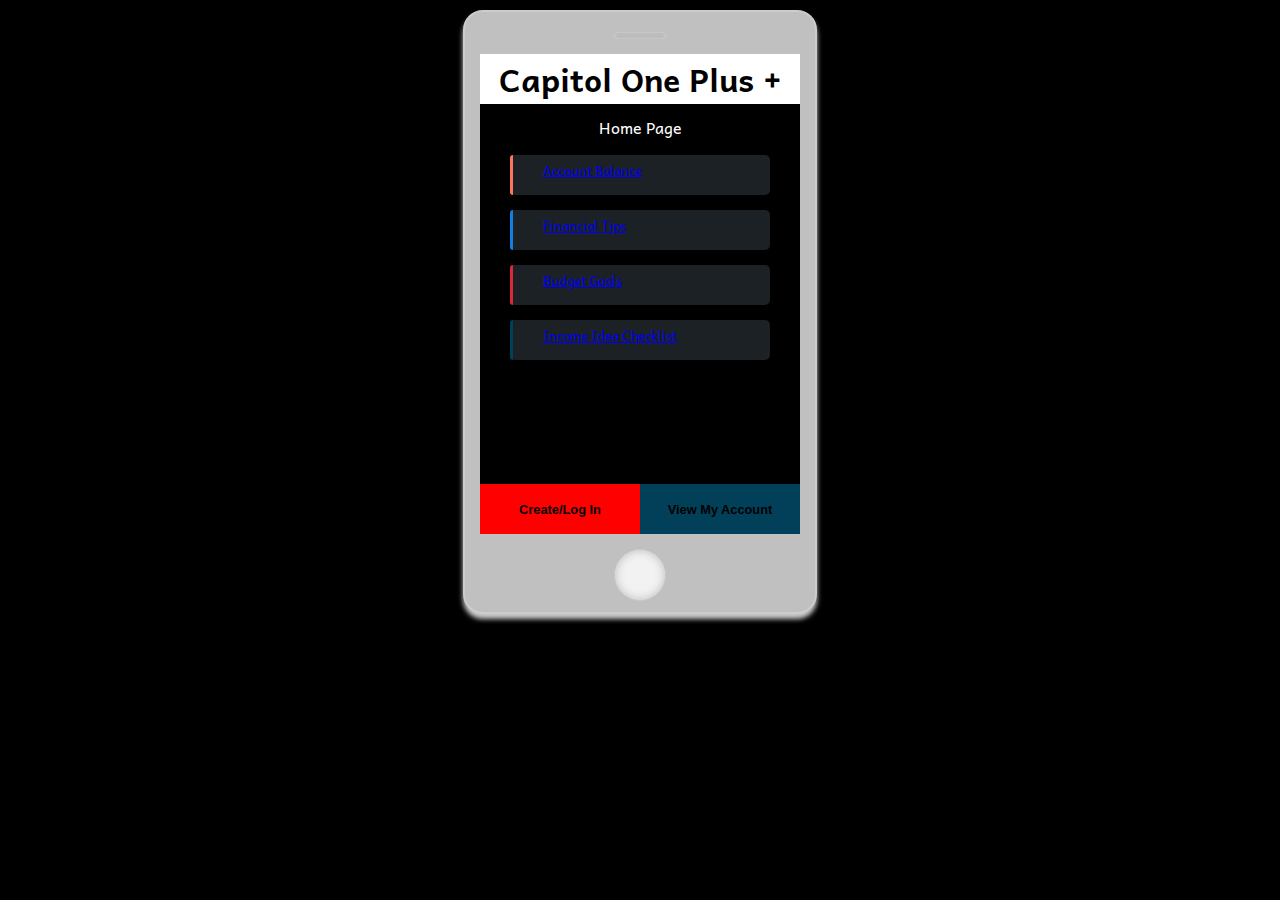
<file: index.html>
<html>
    <head>
        <meta charset="utf-8">
        <meta http-equiv="X-UA-Compatible" content="IE=edge">
        <title></title>
        <meta name="description" content="">
        <meta name="viewport" content="width=device-width, initial-scale=1">
        <link rel="stylesheet" href="style.css">
    </head>
    <body>
     
        <section id="mobilescreen">
            <div id="speaker"></div>
            <section id="maincontainer">
            <nav id="mainmenu">
            <h2>Menu</h2>
            <ul>
            <li>Main Page</li>
            <li>Setting</li>
            <li>Logout</li>
            </ul>  
            </nav>
            <nav id="mainmenu2">
            <h2>Menu</h2>
            <ul>
            <li>Main Page</li>
            <li>Setting</li>
            <li>Logout</li>
            </ul>  
            </nav>
            <section id="mainscreen">
            <header>
            <i class="fa fa-align-justify" id="menu"></i>
            <h1> Capitol One Plus + </h1>
            <i class="fa fa-shopping-cart" id="menu"></i>
            </header>

            <section id="container">
                
            <p class="intro"> Home Page </p>
            
            <ul id="listlink">
            
                <li><div></div><span class="titles"><i class="fa fa-plus-square"></i> <a href ="pages/AccountBalance.html" >Account Balance </a> </span></li>
            
                <li><div></div><span class="titles"><i class="fa fa-plus-square"></i> <a href ="FinancialTips.html" > Financial Tips </a> </span></li>
            
                <li><div></div><span class="titles"><i class="fa fa-plus-square"></i> <a href ="pages/BudgetGoals.html" > Budget Goals </a> </span></li>

                <li><div></div><span class="titles"><i class="fa fa-plus-square"></i> <a href ="IncomeIdeas.html" > Income Idea Checklist </a> </span></li>



            </section>
            <footer>
            <nav><button id="showcode">Create/Log In </button><button id="buyproduct">View My Account</button></nav>
            </footer>
            </section>
            </section>
            <div id="controlder"></div>
        </section> 
        <script src="" async defer></script>
    </body>
</html>
</file>
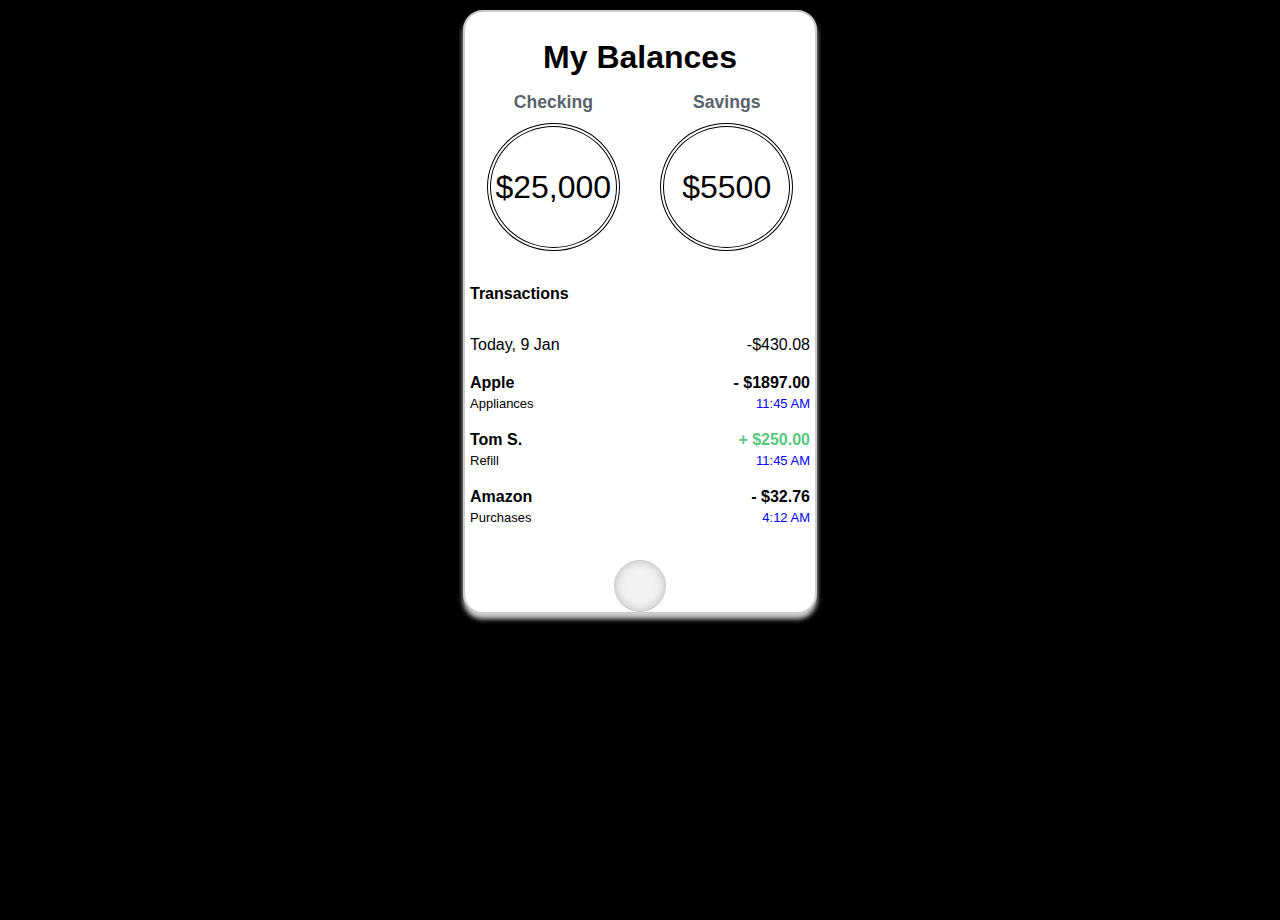
<file: AccountBalance.html>
<!DOCTYPE html>

<html>
    <head>
        <meta charset="utf-8">
        <meta http-equiv="X-UA-Compatible" content="IE=edge">
        <title></title>
        <meta name="description" content="">
        <meta name="viewport" content="width=device-width, initial-scale=1">
        <link rel="stylesheet" href="AccountBalance.css">
    </head>
    <body>


        <section id="mobilescreen">
            <div>
                <!-- Title -->
                <h1 style="text-align: center;"> My Balances </h1>
               
                <div class="row">
                    <div class="column left">
                        <h2> Checking</h2>
                    </div>
                    <div class="column right">
                        <h2> Savings </h2>
                    </div>
                </div>
                <!-- Balance -->
                <div class="row">
                    <div class=" column left">
                        <div class="circle value"> $25,000 </div>

                        <script>

                        // function myFunction() {
                        //     // alert(JSON.stringify(response));
                        //     alert("Here I am");
                        // }

                        // creating a new customer
                        // var myHeaders = new Headers();
                        // myHeaders.append("Content-Type", "application/json");
                        // var raw = JSON.stringify({
                        // "first_name": "Tatiana",
                        // "last_name": "King",
                        // "address": {
                        //     "street_number": "10",
                        //     "street_name": "Deer St.",
                        //     "city": "Tulsa",
                        //     "state": "OH",
                        //     "zip": "74008"
                        // }
                        // });
                        // var requestOptions = {
                        // method: 'POST',
                        // headers: myHeaders,
                        // body: raw,
                        // redirect: 'follow'
                        // };
                        //fetch("http://api.nessieisreal.com/customers?key=6e96f4da716e680643765ddadca20dc4", requestOptions)
                        // // .then(response => response.json())
                        // // .then(result => console.log(response))
                        // // .catch(error => console.log('error', error));
                        // // var data => JSON.stringify(response)
                        // // alert("here it is" + data)
                        // // alert("here I am");
                        // // alert("here it is " + JSON.stringify(response[0]));
                        // // alert("here it is ");
                        // // alert(result);
                        // // alert(JSON.stringify(response));
                        // </script>

                    </div>
                    <div class="column right">
                        <div class="circle value"> $5500</div>
                    </div>
                </div>
                    <!--  Here is where we will show the balance  -->
                <!-- Transactions -->
                <!--  Here is where wwe'll show transactions -->
   
            </div>

            <!-- <div class="profile">
                <figure class="profile__avatar"><img src="https://i.ibb.co/G78wzN3/sophie.png"></figure>
                <div class="profile__name">Sophie L.</div>
            </div> -->
           
            <!-- <div class="card">
                <div class="card__information">
                    <div class="card__information__text">Your CapWay card is being produced</div>
                    <img src="https://i.ibb.co/K2JF3gt/capway-card.png">
                </div>
                <button class="card__button">Check status</button>
            </div> -->
            <div class="tabs">
                <nav class="nav">
                    <div class="nav__tab nav__tab--active"><span class="nav__tab__text">Transactions</span></div>
                    <!-- <div class="nav__tab"><span class="nav__tab__text">Deposits</span></div> -->
                </nav>
                <div class="indicator"></div>
                <div class="contents">
                    <div class="content">
                        <div class="today">
                            <div>Today, 9 Jan</div>
                            <div>-$430.08</div>
                        </div>
                        <div class="transaction">
                            <div class="transaction__who transaction__who--apple">
                                <!-- <figure><img src="https://i.ibb.co/Br7zP94/apple.png"></figure> -->
                                <div class="transaction__who__about">
                                    <div class="transaction__who__name">Apple</div>
                                    <div class="transaction__who__type">Appliances</div>
                                </div>
                            </div>
                            <div class="transaction__data">
                                <div class="transaction__data__amount">- $1897.00</div>
                                <div class="transaction__data__date">11:45 AM</div>
                            </div>
                        </div>
                        <div class="transaction">
                            <div class="transaction__who transaction__who--tom">
                                <!-- <figure><img src="https://i.ibb.co/QMx2mJv/tom.png"></figure> -->
                                <div class="transaction__who__about">
                                    <div class="transaction__who__name">Tom S.</div>
                                    <div class="transaction__who__type">Refill</div>
                                </div>
                            </div>
                            <div class="transaction__data">
                                <div class="transaction__data__amount transaction__data__amount--depot">+ $250.00</div>
                                <div class="transaction__data__date">11:45 AM</div>
                            </div>
                        </div>
                        <div class="transaction">
                            <div class="transaction__who transaction__who--amazon">
                                <!-- <figure><img src="https://i.ibb.co/f06Bptb/amazon.png"></figure> -->
                                <div class="transaction__who__about">
                                    <div class="transaction__who__name">Amazon</div>
                                    <div class="transaction__who__type">Purchases</div>
                                </div>
                            </div>
                            <div class="transaction__data">
                                <div class="transaction__data__amount">- $32.76</div>
                                <div class="transaction__data__date">4:12 AM</div>
                            </div>
                        </div>
                    </div>


                    <div class="content">
                        <div class="transaction">
                            <div class="transaction__who">
                                <div class="transaction__who__about">
                                    <div class="transaction__who__name">Deposit</div>
                                </div>
                            </div>
                            <div class="transaction__data">
                                <div class="transaction__data__amount transaction__data__amount--depot">+ $250.00</div>
                                <div class="transaction__data__date">11:45 AM</div>
                            </div>
                        </div>
                    </div>
                   
                </div>
            </div>
      
            <div id="controlder"></div>
            </section>
        
        <script src="" async defer></script>
    </body>
</html>
</file>
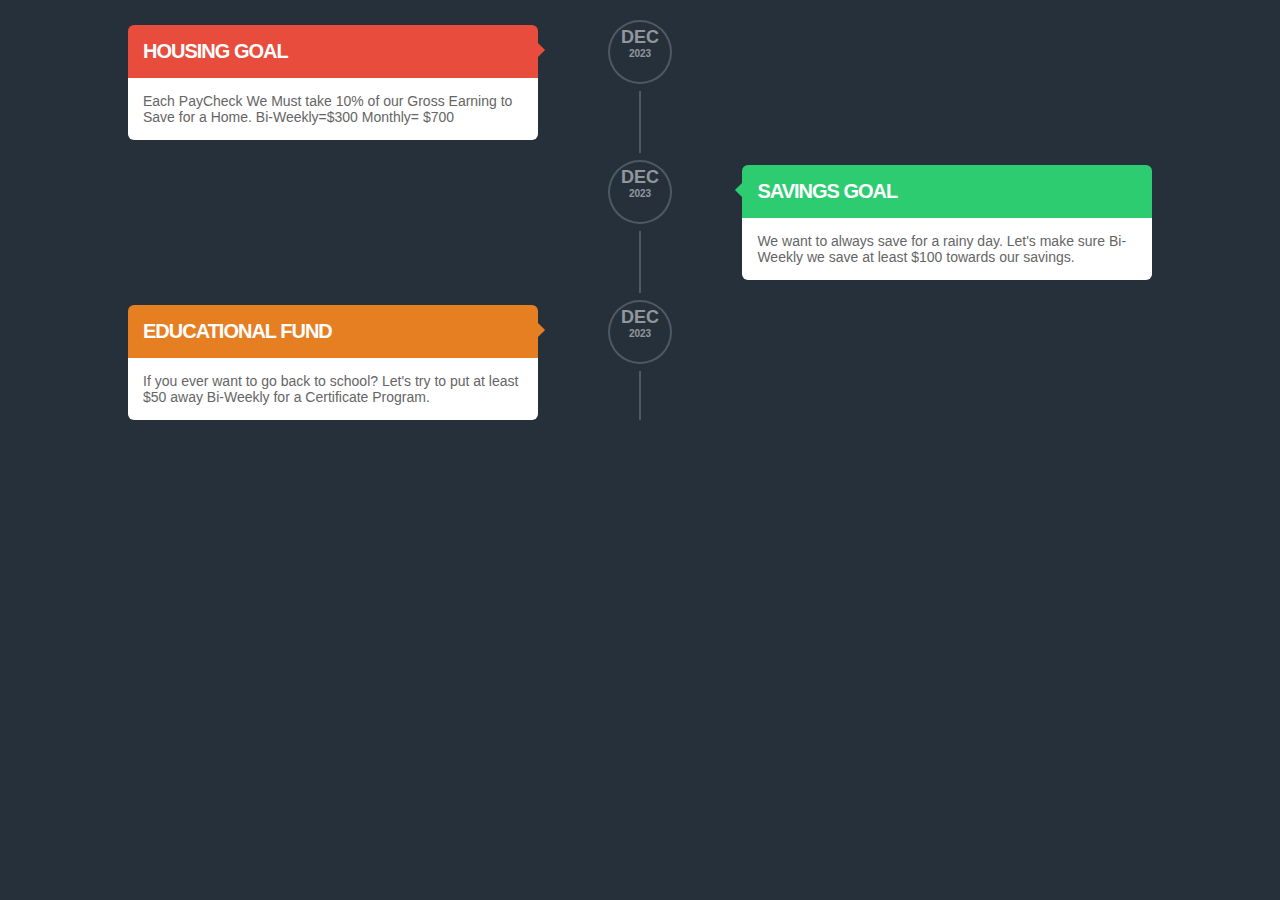
<file: BudgetGoals.html>
<!DOCTYPE html>
<html>
    <head>
        <meta charset="utf-8">
        <meta http-equiv="X-UA-Compatible" content="IE=edge">
        <title></title>
        <meta name="description" content="">
        <meta name="viewport" content="width=device-width, initial-scale=1">
        <link rel="stylesheet" href="BudgetGoals.css">

    </head>
    <body>

        <section id="timeline">
            <article>
              <div class="inner">
                <span class="date">
                  <span class="month">Dec</span>
                  <span class="year">2023</span>
                </span>
                <h2> HOUSING GOAL </h2>
                <p> Each PayCheck We Must take 10% of our Gross Earning to Save for a Home. 
                Bi-Weekly=$300
                Monthly= $700 </p>
              </div>
            </article>
            <article>
              <div class="inner">
                <span class="date">
                  <span class="month">Dec</span>
                  <span class="year">2023</span>
                </span>
                <h2>Savings Goal</h2>
                <p> We want to always save for a rainy day. Let's make sure Bi-Weekly we save at least $100 towards our savings.</p>
              </div>
            </article>
            <article>
              <div class="inner">
                <span class="date">
                  <span class="month">Dec</span>
                  <span class="year">2023</span>
                </span>
                <h2>Educational Fund</h2>
                <p> If you ever want to go back to school? Let's try to put at least $50 away Bi-Weekly for a Certificate Program. </p>
              </div>
    
      
        <script src="" async defer></script>
    </body>
</html>
</file>
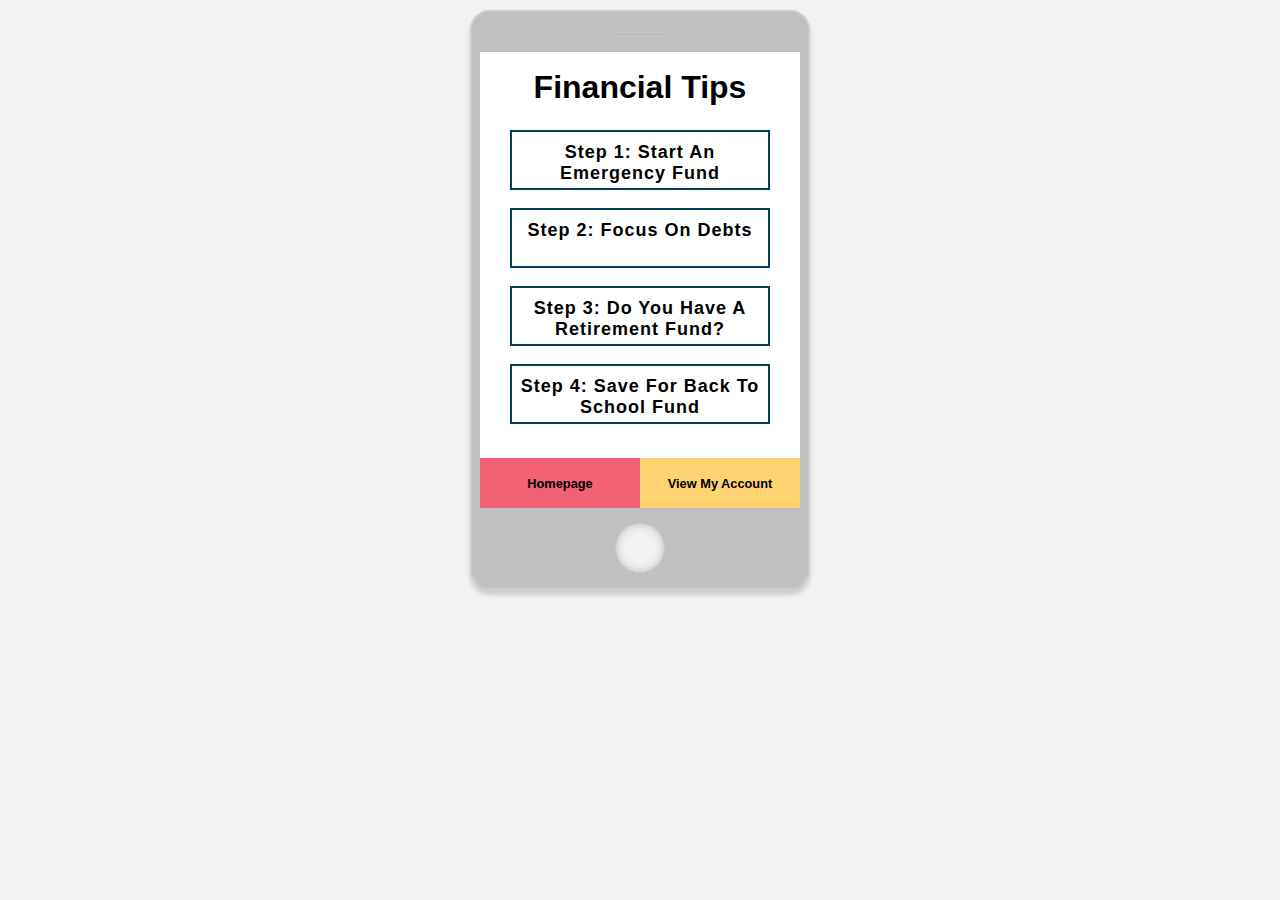
<file: FinancialTips.html>
<!DOCTYPE html>

<html>
  <head>
    <meta charset="utf-8">
    <meta http-equiv="X-UA-Compatible" content="IE=edge">
    <title></title>
    <meta name="description" content="">
    <meta name="viewport" content="width=device-width, initial-scale=1">
    <link rel="stylesheet" href="FinancialTips.css">
  </head>
 
 
  <body>
      <section id="mobilescreen">
          <div id="speaker"></div>
          <section id="maincontainer">
          <nav id="mainmenu">
          <h2>Menu</h2>
          <ul>
          <li>Main Page</li>
          <li>Setting</li>
          <li>Logout</li>
          </ul>  
          </nav>
          <nav id="mainmenu2">
          <h2>Menu</h2>
          <ul>
          <li>Main Page</li>
          <li>Setting</li>
          <li>Logout</li>
          </ul>  
          </nav>
          <section id="mainscreen">
          <!-- <header>
          <i class="fa fa-align-justify" id="menu"></i>
          <h1> Capitol One Plus + </h1>
          <i class="fa fa-shopping-cart" id="menu"></i>
          </header> -->

          <section id="container">
              
          <h1 class="intro"> Financial Tips </h1>
          <br/>
          
          <ul id="listlink">
              <input id='label-1' type='checkbox' checked/>
              <label for='label-1'>
                <h2> Step 1: Start an Emergency Fund </h2>   
                <!-- <span> Make sure you have at least 3-6 months of your expenses </span> -->
              </label>
              <br/>
              <input id='label-2' type='checkbox' checked/>

            <label for='label-2'>
              <h2> Step 2: Focus on Debts </h2> 
              <!-- <span> Let's use the snowball method. Pay off your smallest to debt than elevate to the largest </span>  -->
            </label>
            <br/>
            <input id='label-3' type='checkbox' checked/>
            <label for='label-3'>
              <h2> Step 3: Do you have a retirement fund? </h2>   
              <!-- <span> Save for Retirement 401K, Use Dave Ramsey's plan, "Invest 15% of Your Household Income in Retirement."</span> -->
            </label>
            <br/>
            <input id='label-4' type='checkbox'checked/>
          <label for='label-4'>
              <h2> Step 4: Save for Back to School Fund </h2>   
              <!-- <span>Avoiding student loan debts can be one of the biggest factors in staying out of debt as a young adult. If you can pay for your kid's college tuition then you'll ensure their financial security in the future, as they'll better be able to stay out of debt. </span> -->
            </label>
            <br/>
          </ul>
          </section>
          <!-- <img class="image" src="https://pbs.twimg.com/profile_images/1455173719027068929/I6ffWyrd_400x400.jpg"> -->
          <footer>
          <nav ><button id="showcode" > Homepage </button><button id="buyproduct">View My Account</button></nav>
          </footer>
          </section>
          </section>
          <div id="controlder"></div>
      </section> 
      <script src="" async defer></script>
  </body>
</html>
</file>
<file: style.css>
@import url(https://fonts.googleapis.com/css?family=Andika);

*
{
margin:0px;
padding:0px;
outline:none;
}

html{height:100%}
 
body{
background: black;
padding:10px;
font-family:'Andika', sans-serif;
color: white;
}

#mobilescreen
{
width:340px;
height:480px;
background: silver;
margin:0 auto;
position:relative;
overflow:hidden;
border:2px solid #ccc;
padding:20px 5px 100px 5px;
border-radius:20px;
box-shadow:0px 5px 5px 0px #ccc;
}

#maincontainer
{
width:320px;
margin:0 auto;
background:black;
position:relative;
overflow: hidden;
height:100%;
}

#mainscreen
{
position:absolute;
height:100%;
left:0px;
top:0px;
width:100%; 
-webkit-transition:0.2s;
-ms-transition:0.2s;
-o-transition:0.2s;
-moz-transition:0.2s;
transition:0.2s;     
}

section
{
padding:0px;
margin:0px;
}

header
{
width:100%;
height:50px;
background: white;
position:relative;
}

.fa-align-justify
{
color: red;
position:absolute;
left:0px;
top:0px;
height:50px;
width:50px;
display:table-cell;
line-height:55px;
text-align:center;
cursor:pointer;
}

.fa-shopping-cart
{
color:red;
position:absolute;
right:0px;
top:0px;
height:50px;
width:50px;
display:table-cell;
line-height:50px;
text-align:center;
cursor:pointer;
}

h1
{
width:100%;
text-align:center;
color: black;
font-size:2em;
height:50px;
line-height:50px;
}

button
{
width:50%;
border:none;
height:50px;
font-size:0.8em;
font-weight:bold;
cursor:pointer;
}

footer
{
position:absolute;
bottom:0px;
left:0px;
width:100%;
height:50px;
}

#showcode
{
background: red;
}
#buyproduct
{
background: #024059
}

.intro
{
text-align:center;
font-size:1em;
color: white;
}

#container
{
padding:10px 30px;
}

#listlink{margin:0px; padding:0px 0px 0px 0px;}
li{
list-style-type:none;
padding:20px 10px;
position:relative;
background:#1b2125;
border-radius:5px;
margin-top:15px;
color: red;
cursor:pointer;
}
#listlink li i
{
margin-right:20px;
z-index:99;
}
#listlink li .titles
{
z-index:5;
position:absolute;
left:1em;
top:0.4em;
font-size: small;
}

.offdata
{
position:absolute;
right:1em;
top:0.3em;
color:#fff;
font-size:1.1em;
}
#listlink li div
{
position:absolute;
left:0px;
top:0px;
height:100%;
width:3px;
border-radius:5px 0px 0px 5px;
-webkit-transition:0.5s;
-moz-transition:0.5s;
-ms-transition:0.5s;
-o-transition:0.5s;
transition:0.5s;
}

#listlink li:nth-child(1) div{background:#fe7559;}
#listlink li:nth-child(2) div{background:#1280e3;}
#listlink li:nth-child(3) div{background:#D92938;}
#listlink li:nth-child(4) div{background:#024059;}
#listlink li:nth-child(5) div{background:#e3aa12;}
#listlink li:nth-child(6) div{background:#12e392;}

#listlink li span
{
-webkit-transition:0.5s;
-moz-transition:0.5s;
-ms-transition:0.5s;
-o-transition:0.5s;
transition:0.5s;
}

#listlink li:hover div
{
width:100%;
border-radius:5px;
-webkit-transition:0.5s;
-moz-transition:0.5s;
-ms-transition:0.5s;
-o-transition:0.5s;
transition:0.5s;
}
#listlink li:hover span
{
color:#fff;
-webkit-transition:0.5s;
-moz-transition:0.5s;
-ms-transition:0.5s;
-o-transition:0.5s;
transition:0.5s;
}

#controlder
{
width:50px;
height:50px;
border-radius:50%;
background:#f2f2f2;
margin:15px auto;
box-shadow:inset 0px 0px 10px 0px #bdbdbd;
border:1px solid #c6c6c6;
}

#speaker
{
width:50px;
height:5px;
border-radius:15px;
background:#f2f2f2;
margin:0px auto 15px;
box-shadow:inset 0px 0px 10px 0px #bdbdbd, inset 0px 5px 0px 0px #bdbdbd;
border:1px solid #c6c6c6;
}

#mainmenu
{
width:125px;
height:100%;
background:#1b2125;
position:absolute;
top:0px;
left:-125px;
z-index:99;
-webkit-transition:0.2s;
-ms-transition:0.2s;
-o-transition:0.2s;
-moz-transition:0.2s;
transition:0.2s;
}
#mainmenu2
{
width:125px;
height:100%;
background:#1b2125;
position:absolute;
top:0px;
right:-125px;
z-index:99;
-webkit-transition:0.2s;
-ms-transition:0.2s;
-o-transition:0.2s;
-moz-transition:0.2s;
transition:0.2s;
}

.showmenu
{
left:0px!important;
-webkit-transition:0.2s;
-ms-transition:0.2s;
-o-transition:0.2s;
-moz-transition:0.2s;
transition:0.2s;
}

.movemaincontainer
{
margin-left:125px!important;
-webkit-transition:0.2s;
-ms-transition:0.2s;
-o-transition:0.2s;
-moz-transition:0.2s;
transition:0.2s;
}

h2
{
text-align:center;
color:#58626b;
font-size:1.1em;
padding:10px 0px;
}

#mainmenu ul li
{
padding:5px 10px;
}

#mainmenu ul li:hover
{
color:#f36175;
}
</file>
<file: AccountBalance.css>
@import url('https://fonts.googleapis.com/css2?family=Ubuntu:wght@400;500&display=swap');
 
body{
    background-color: white;
}
        figure {
            margin: 0;
        }
 
        html,
        body,
        .bank {
            height: 100%;
        }
 
        body {
            overflow: hidden;
            margin: 0;
        }
 
        .bank {
            background-color: white;
            display: flex;
            align-items: center;
            justify-content: center;
            font-family: Optima, sans-serif;
        }
 
        .mobile {
            max-width: 600px;
            width: 90%;
            height: 95%;
            background-color: white;
            border-radius: 35px;
            padding: 0 20px;
            box-shadow: -3px 2px 19px #dadada;
            overflow-y: auto;
            overflow-x: hidden;
            padding-bottom: 10px;
        }
 
        .profile {
            display: flex;
            align-items: center;
            height: 60px;
            margin: 20px 0;
        }
 
        .profile__avatar {
            display: flex;
            align-items: center;
            justify-content: center;
            width: 60px;
            height: 60px;
            background-color: #96edc9;
            border-radius: 40%;
            margin: 0;
        }
 
        .profile__avatar img {
            width: 50%;
        }
 
        .profile__name {
            font-weight: 600;
            margin: 0 20px;
            font-size: 15px;
        }
 
        .balance {
            margin: 20px 0;
        }
 
        .balance__text {
            font-size: 15px;
            color: black;
            margin-bottom: 10px;
        }
 
        .balance__amount {
            font-weight: 600;
            font-size: 36px;
        }
 
        .card {
            display: flex;
            flex-direction: column;
            background: rgb(48, 188, 238);
            background: linear-gradient(90deg, rgba(48, 188, 238, 1) 0%, rgba(21, 208, 149, 1) 100%);
            margin: 20px 0;
            border-radius: 20px;
            padding: 25px 30px;
        }
 
        .card__information {
            display: flex;
            margin-bottom: 20px;
            align-items: center;
            justify-content: space-between;
        }
 
        .card__information__text {
            font-size: 20px;
            color: #ffffff;
            line-height: 26px;
            font-weight: 600;
            margin-right: 25px;
        }
 
        .card__button {
            width: 100%;
            background-color: #ffffff;
            border: none;
            border-radius: 10px;
            line-height: 45px;
            font-weight: 600;
            font-size: 16px;
        }
 
        .nav {
            display: flex;
        }
 
        .tabs {
            min-height: 35%;
        }
 
        .nav__tab {
            margin-top: 10%;
            font-size: 16px;
            font-weight: 600;
            color: black;
            width: 150px;
            cursor: pointer;
        }
 
        .nav__tab--active {
            color: #000000;
        }
 
        .indicator {
            display: inline-block;
            background-color: #38c1ff;
            height: 4px;
            border-radius: 20px;
            vertical-align: 3px;
            transform: translate(calc(var(--i)* 150px));
            transition-duration: 0.3s;
        }
 
        .content {
            margin-top: 15px;
            user-select: none;
            pointer-events: none;
            opacity: 0;
            height: 0;
        }
 
        .content:first-child {
            opacity: 1;
            height: auto;
        }
 
        .today {
            display: flex;
            justify-content: space-between;
            color: black;
        }
 
        .transaction {
            display: flex;
            justify-content: space-between;
            align-items: center;
            margin: 20px 0;
        }
 
        .transaction__who {
            display: flex;
            align-items: center;
        }
 
        .transaction__who figure {
            display: flex;
            align-items: center;
            justify-content: center;
            width: 50px;
            height: 50px;
            border-radius: 40%;
            margin-right: 20px;
        }
 
        .transaction__who img {
            width: 40%;
        }
 
        .transaction__who__name {
            font-weight: 600;
            margin-bottom: 4px;
        }
 
        .transaction__who__type {
            color: black;
            font-size: 13px;
        }
 
        .transaction__data__amount {
            font-weight: 600;
            margin-bottom: 4px;
        }
 
        .transaction__data__amount--depot {
            color: #58c87e;
        }
 
        .transaction__data__date {
            color: blue;
            font-size: 13px;
            text-align: right;
        }
 
        .transaction__who--apple figure,
        .transaction__who--amazon figure {
            background-color: black;
        }
 
        .transaction__who--tom figure {
            background-color: #5cdfac;
        }
 
        .transaction__who--tom figure img,
        .transaction__who--amazon figure img {
            width: 50%;
        }
/*
Designed by : https://dribbble.com/shots/15415867-CapWay-Redesign-Mobile-Banking-App */
    .row{
        width: 100%;
        height: 100%;
        overflow: hidden;
    }
 
    .column{
        width: 45%;
        margin: 0 2% 0 2%;
        text-align: center;
        border: #38c1ff;
    }
    .left{
        float: left;
       
    }
    .right{
        float: right;
 
    }
    .value{
        font-size: larger;
        /* align-content: center;  */
        margin: auto;
    }
 
    .circle{
        /* font-size: larger; */
        width: 125px;
        line-height: 120px;
        border-radius: 50%;
        text-align: center;
        font-size: 32px;
        border: 4px double #000;
    }
 
    #mobilescreen{
        width:340px;
        height:480px;
        background:#fff;
        margin:0 auto;
        position:relative;
        overflow:hidden;
        border:2px solid #ccc;
        padding:20px 5px 100px 5px;
        border-radius:20px;
        box-shadow:0px 5px 5px 0px #ccc;
    }

    #controlder
    {
    width:50px;
    height:50px;
    border-radius:50%;
    background:#f2f2f2;
    margin:15px auto;
    box-shadow:inset 0px 0px 10px 0px #bdbdbd;
    border:1px solid #c6c6c6;
    }

    @import url(https://fonts.googleapis.com/css?family=Andika);

    *
    {
    margin:0px;
    padding:0px;
    outline:none;
    }
    
    html{height:100%}
     
    body{
    background: black;
    padding:10px;
    font-family:'Andika', sans-serif;
    color: black;
    }
    
    #mobilescreen
    {
    width:340px;
    height:480px;
    background: white;
    margin:0 auto;
    position:relative;
    overflow:hidden;
    border:2px solid #ccc;
    padding:20px 5px 100px 5px;
    border-radius:20px;
    box-shadow:0px 5px 5px 0px #ccc;
    }
    
    #maincontainer
    {
    width:320px;
    margin:0 auto;
    background:black;
    position:relative;
    overflow: hidden;
    height:100%;
    }
    
    #mainscreen
    {
    position:absolute;
    height:100%;
    left:0px;
    top:0px;
    width:100%; 
    -webkit-transition:0.2s;
    -ms-transition:0.2s;
    -o-transition:0.2s;
    -moz-transition:0.2s;
    transition:0.2s;     
    }
    
    section
    {
    padding:0px;
    margin:0px;
    }
    
    header
    {
    width:100%;
    height:50px;
    background: white;
    position:relative;
    }
    
    .fa-align-justify
    {
    color: red;
    position:absolute;
    left:0px;
    top:0px;
    height:50px;
    width:50px;
    display:table-cell;
    line-height:55px;
    text-align:center;
    cursor:pointer;
    }
    
    .fa-shopping-cart
    {
    color:red;
    position:absolute;
    right:0px;
    top:0px;
    height:50px;
    width:50px;
    display:table-cell;
    line-height:50px;
    text-align:center;
    cursor:pointer;
    }
    
    h1
    {
    width:100%;
    text-align:center;
    color: black;
    font-size:2em;
    height:50px;
    line-height:50px;
    }
    
    button
    {
    width:50%;
    border:none;
    height:50px;
    font-size:0.8em;
    font-weight:bold;
    cursor:pointer;
    }
    
    footer
    {
    position:absolute;
    bottom:0px;
    left:0px;
    width:100%;
    height:50px;
    }
    
    #showcode
    {
    background: red;
    }
    #buyproduct
    {
    background: #024059
    }
    
    .intro
    {
    text-align:center;
    font-size:1em;
    color: white;
    }
    
    #container
    {
    padding:10px 30px;
    }
    
    #listlink{margin:0px; padding:0px 0px 0px 0px;}
    li{
    list-style-type:none;
    padding:20px 10px;
    position:relative;
    background:#1b2125;
    border-radius:5px;
    margin-top:15px;
    color: red;
    cursor:pointer;
    }
    #listlink li i
    {
    margin-right:20px;
    z-index:99;
    }
    #listlink li .titles
    {
    z-index:5;
    position:absolute;
    left:1em;
    top:0.4em;
    font-size: small;
    }
    
    .offdata
    {
    position:absolute;
    right:1em;
    top:0.3em;
    color:#fff;
    font-size:1.1em;
    }
    #listlink li div
    {
    position:absolute;
    left:0px;
    top:0px;
    height:100%;
    width:3px;
    border-radius:5px 0px 0px 5px;
    -webkit-transition:0.5s;
    -moz-transition:0.5s;
    -ms-transition:0.5s;
    -o-transition:0.5s;
    transition:0.5s;
    }
    
    #listlink li:nth-child(1) div{background:#fe7559;}
    #listlink li:nth-child(2) div{background:#1280e3;}
    #listlink li:nth-child(3) div{background:#D92938;}
    #listlink li:nth-child(4) div{background:#024059;}
    #listlink li:nth-child(5) div{background:#e3aa12;}
    #listlink li:nth-child(6) div{background:#12e392;}
    
    #listlink li span
    {
    -webkit-transition:0.5s;
    -moz-transition:0.5s;
    -ms-transition:0.5s;
    -o-transition:0.5s;
    transition:0.5s;
    }
    
    #listlink li:hover div
    {
    width:100%;
    border-radius:5px;
    -webkit-transition:0.5s;
    -moz-transition:0.5s;
    -ms-transition:0.5s;
    -o-transition:0.5s;
    transition:0.5s;
    }
    #listlink li:hover span
    {
    color:#fff;
    -webkit-transition:0.5s;
    -moz-transition:0.5s;
    -ms-transition:0.5s;
    -o-transition:0.5s;
    transition:0.5s;
    }
    
    #controlder
    {
    width:50px;
    height:50px;
    border-radius:50%;
    background:#f2f2f2;
    margin:15px auto;
    box-shadow:inset 0px 0px 10px 0px #bdbdbd;
    border:1px solid #c6c6c6;
    }
    
    #speaker
    {
    width:50px;
    height:5px;
    border-radius:15px;
    background:#f2f2f2;
    margin:0px auto 15px;
    box-shadow:inset 0px 0px 10px 0px #bdbdbd, inset 0px 5px 0px 0px #bdbdbd;
    border:1px solid #c6c6c6;
    }
    
    #mainmenu
    {
    width:125px;
    height:100%;
    background:#1b2125;
    position:absolute;
    top:0px;
    left:-125px;
    z-index:99;
    -webkit-transition:0.2s;
    -ms-transition:0.2s;
    -o-transition:0.2s;
    -moz-transition:0.2s;
    transition:0.2s;
    }
    #mainmenu2
    {
    width:125px;
    height:100%;
    background:#1b2125;
    position:absolute;
    top:0px;
    right:-125px;
    z-index:99;
    -webkit-transition:0.2s;
    -ms-transition:0.2s;
    -o-transition:0.2s;
    -moz-transition:0.2s;
    transition:0.2s;
    }
    
    .showmenu
    {
    left:0px!important;
    -webkit-transition:0.2s;
    -ms-transition:0.2s;
    -o-transition:0.2s;
    -moz-transition:0.2s;
    transition:0.2s;
    }
    
    .movemaincontainer
    {
    margin-left:125px!important;
    -webkit-transition:0.2s;
    -ms-transition:0.2s;
    -o-transition:0.2s;
    -moz-transition:0.2s;
    transition:0.2s;
    }
    
    h2
    {
    text-align:center;
    color:#58626b;
    font-size:1.1em;
    padding:10px 0px;
    }
    
    #mainmenu ul li
    {
    padding:5px 10px;
    }
    
    #mainmenu ul li:hover
    {
    color:#f36175;
    }
</file>
<file: BudgetGoals.css>
@import url(https://fonts.googleapis.com/css?family=Andika);

*

body{
    background: #f2f2f2;
    padding:10px;
    font-family:'Andika', sans-serif;
    color:#000;
    }
    
    #mobilescreen
    {
    width:340px;
    height:480px;
    background:#fff;
    margin:0 auto;
    position:relative;
    overflow:hidden;
    border:2px solid #ccc;
    padding:20px 5px 100px 5px;
    border-radius:20px;
    box-shadow:0px 5px 5px 0px #ccc;
    }

    html, body {
        margin: 0;
        padding: 0;
        font-family: Helvetica, sans-serif;
      }
      body {
        background: #25303B;
      }
      section#timeline {
        width: 80%;
        margin: 20px auto;
        position: relative;
      }
      section#timeline:before {
        content: '';
        display: block;
        position: absolute;
        left: 50%;
        top: 0;
        margin: 0 0 0 -1px;
        width: 2px;
        height: 100%;
        background: rgba(255,255,255,0.2);
      }
      section#timeline article {
        width: 100%;
        margin: 0 0 20px 0;
        position: relative;
      }
      section#timeline article:after {
        content: '';
        display: block;
        clear: both;
      }
      section#timeline article div.inner {
        width: 40%;
        float: left;
        margin: 5px 0 0 0;
        border-radius: 6px;
      }
      section#timeline article div.inner span.date {
        display: block;
        width: 60px;
        height: 50px;
        padding: 5px 0;
        position: absolute;
        top: 0;
        left: 50%;
        margin: 0 0 0 -32px;
        border-radius: 100%;
        font-size: 12px;
        font-weight: 900;
        text-transform: uppercase;
        background: #25303B;
        color: rgba(255,255,255,0.5);
        border: 2px solid rgba(255,255,255,0.2);
        box-shadow: 0 0 0 7px #25303B;
      }
      section#timeline article div.inner span.date span {
        display: block;
        text-align: center;
      }
      section#timeline article div.inner span.date span.day {
        font-size: 10px;
      }
      section#timeline article div.inner span.date span.month {
        font-size: 18px;
      }
      section#timeline article div.inner span.date span.year {
        font-size: 10px;
      }
      section#timeline article div.inner h2 {
        padding: 15px;
        margin: 0;
        color: #fff;
        font-size: 20px;
        text-transform: uppercase;
        letter-spacing: -1px;
        border-radius: 6px 6px 0 0;
        position: relative;
      }
      section#timeline article div.inner h2:after {
        content: '';
        position: absolute;
        top: 20px;
        right: -5px;
            width: 10px; 
            height: 10px;
        -webkit-transform: rotate(-45deg);
      }
      section#timeline article div.inner p {
        padding: 15px;
        margin: 0;
        font-size: 14px;
        background: #fff;
        color: #656565;
        border-radius: 0 0 6px 6px;
      }
      section#timeline article:nth-child(2n+2) div.inner {
        float: right;
      }
      section#timeline article:nth-child(2n+2) div.inner h2:after {
        left: -5px;
      }
      section#timeline article:nth-child(1) div.inner h2 {
        background: #e74c3c;
      }
      section#timeline article:nth-child(1) div.inner h2:after {
        background: #e74c3c;
      }
      section#timeline article:nth-child(2) div.inner h2 {
        background: #2ecc71;
      }
      section#timeline article:nth-child(2) div.inner h2:after {
        background: #2ecc71;
      }
      section#timeline article:nth-child(3) div.inner h2 {
        background: #e67e22;
      }
      section#timeline article:nth-child(3) div.inner h2:after {
        background: #e67e22;
      }
      section#timeline article:nth-child(4) div.inner h2 {
        background: #1abc9c;
      }
      section#timeline article:nth-child(4) div.inner h2:after {
        background: #1abc9c;
      }
      section#timeline article:nth-child(5) div.inner h2 {
        background: #9b59b6;
      }
      section#timeline article:nth-child(5) div.inner h2:after {
        background: #9b59b6;
      }

/* {
margin:0px;
padding:0px;
outline:none;
} */

/* html{height:100%}
 
body{
background: #f2f2f2;
padding:10px;
font-family:'Andika', sans-serif;
color:#000;
}

#mobilescreen
{
width:340px;
height:480px;
background:#fff;
margin:0 auto;
position:relative;
overflow:hidden;
border:2px solid #ccc;
padding:20px 5px 100px 5px;
border-radius:20px;
box-shadow:0px 5px 5px 0px #ccc;
}

#maincontainer
{
width:320px;
margin:0 auto;
background:#282a36;
position:relative;
overflow: hidden;
height:100%;
}

#mainscreen
{
position:absolute;
height:100%;
left:0px;
top:0px;
width:100%; 
-webkit-transition:0.2s;
-ms-transition:0.2s;
-o-transition:0.2s;
-moz-transition:0.2s;
transition:0.2s;     
}

section
{
padding:0px;
margin:0px;
}

header
{
width:100%;
height:50px;
background:#1b2125;
position:relative;
}

.fa-align-justify
{
color:#f36175;
position:absolute;
left:0px;
top:0px;
height:50px;
width:50px;
display:table-cell;
line-height:55px;
text-align:center;
cursor:pointer;
}

.fa-shopping-cart
{
color:#f36175;
position:absolute;
right:0px;
top:0px;
height:50px;
width:50px;
display:table-cell;
line-height:50px;
text-align:center;
cursor:pointer;
}

h1
{
width:100%;
text-align:center;
color:#fff;
font-size:1em;
height:50px;
line-height:50px;
}

button
{
width:50%;
border:none;
height:50px;
font-size:0.8em;
font-weight:bold;
cursor:pointer;
}

footer
{
position:absolute;
bottom:0px;
left:0px;
width:100%;
height:50px;
}

#showcode
{
background:#f36175;
}
#buyproduct
{
background:#ffd371;
}

.intro
{
text-align:center;
font-size:0.9em;
color:#58626b;
}

#container
{
padding:10px 30px;
}

#listlink{margin:0px; padding:0px 0px 0px 0px;}
li{
list-style-type:none;
padding:20px 10px;
position:relative;
background:#1b2125;
border-radius:5px;
margin-top:15px;
color:#58626b;
cursor:pointer;
}
#listlink li i
{
margin-right:20px;
z-index:99;
}
#listlink li .titles
{
z-index:5;
position:absolute;
left:1em;
top:0.4em;
font-size: small;
}

.offdata
{
position:absolute;
right:1em;
top:0.3em;
color:#fff;
font-size:1.1em;
}
#listlink li div
{
position:absolute;
left:0px;
top:0px;
height:100%;
width:3px;
border-radius:5px 0px 0px 5px;
-webkit-transition:0.5s;
-moz-transition:0.5s;
-ms-transition:0.5s;
-o-transition:0.5s;
transition:0.5s;
}

#listlink li:nth-child(1) div{background:#fe7559;}
#listlink li:nth-child(2) div{background:#1280e3;}
#listlink li:nth-child(3) div{background:#19b9c3;}
#listlink li:nth-child(4) div{background:#76f361;}
#listlink li:nth-child(5) div{background:#e3aa12;}
#listlink li:nth-child(6) div{background:#12e392;}

#listlink li span
{
-webkit-transition:0.5s;
-moz-transition:0.5s;
-ms-transition:0.5s;
-o-transition:0.5s;
transition:0.5s;
}

#listlink li:hover div
{
width:100%;
border-radius:5px;
-webkit-transition:0.5s;
-moz-transition:0.5s;
-ms-transition:0.5s;
-o-transition:0.5s;
transition:0.5s;
}
#listlink li:hover span
{
color:#fff;
-webkit-transition:0.5s;
-moz-transition:0.5s;
-ms-transition:0.5s;
-o-transition:0.5s;
transition:0.5s;
}

#controlder
{
width:50px;
height:50px;
border-radius:50%;
background:#f2f2f2;
margin:15px auto;
box-shadow:inset 0px 0px 10px 0px #bdbdbd;
border:1px solid #c6c6c6;
}

#speaker
{
width:50px;
height:5px;
border-radius:15px;
background:#f2f2f2;
margin:0px auto 15px;
box-shadow:inset 0px 0px 10px 0px #bdbdbd, inset 0px 5px 0px 0px #bdbdbd;
border:1px solid #c6c6c6;
}

#mainmenu
{
width:125px;
height:100%;
background:#1b2125;
position:absolute;
top:0px;
left:-125px;
z-index:99;
-webkit-transition:0.2s;
-ms-transition:0.2s;
-o-transition:0.2s;
-moz-transition:0.2s;
transition:0.2s;
}
#mainmenu2
{
width:125px;
height:100%;
background:#1b2125;
position:absolute;
top:0px;
right:-125px;
z-index:99;
-webkit-transition:0.2s;
-ms-transition:0.2s;
-o-transition:0.2s;
-moz-transition:0.2s;
transition:0.2s;
}

.showmenu
{
left:0px!important;
-webkit-transition:0.2s;
-ms-transition:0.2s;
-o-transition:0.2s;
-moz-transition:0.2s;
transition:0.2s;
}

.movemaincontainer
{
margin-left:125px!important;
-webkit-transition:0.2s;
-ms-transition:0.2s;
-o-transition:0.2s;
-moz-transition:0.2s;
transition:0.2s;
}

h2
{
text-align:center;
color:#58626b;
font-size:1.1em;
padding:10px 0px;
}

#mainmenu ul li
{
padding:5px 10px;
}

#mainmenu ul li:hover
{
color:#f36175;
} */
</file>
<file: FinancialTips.css>
body{
  font-family: sans-serif;
}

h1{
  color: black;
  text-align: center;
  font-size: 40px;
  /* font-weight: 300; */
  padding-bottom: 3%;
}

.steps{
  width: 300px;
  height: 405px;
  position: absolute;
  top: 20%;
  left: 0px; 
  right: 0px;
  margin: 0px auto;
}

input[type=checkbox] {
  display: none;
}

label{
  background: white; /* color of box*/
  border: 2px double #024059;
  height: 60px;
  width: 100%;
  display: block;
  /* border-bottom: 25px solid #2C3E50; */
  color: white;
  text-transform: capitalize;
  font-weight: 900;
  font-size: 20px;
  letter-spacing: 1px;
  cursor: pointer;
  /* transition: all 0.7s ease; */
  position: relative;
  /* padding: 5px; */
  /* margin: 4%; */
   box-sizing: border-box;
  -moz-box-sizing: border-box;
  -webkit-box-sizing: border-box; 
}

label h2 span{
  display: block;
  font-size: 8px;
  text-transform: capitalize;
  font-weight: normal;
  color: white;
}

label:before{
  content:"";
  width: 20px;
  height: 20px;
  background: white;
  display: block;
  position: absolute;
  border-radius: 100%;
  right: 20px;
  top: 30%;
}


/* #label-1:checked ~ label[for=label-1],
#label-2:checked ~ label[for=label-2],
#label-3:checked ~ label[for=label-3],
#label-4:checked ~ label[for=label-4],
#label-5:checked ~ label[for=label-5]{
  background: #5681A6;
  border-bottom: 15px solid white;
  color: black;
} */

#label-1:checked ~ label[for=label-1] h2 span,
#label-2:checked ~ label[for=label-2] h2 span,
#label-3:checked ~ label[for=label-3] h2 span,
#label-4:checked ~ label[for=label-4] h2 span,
#label-5:checked ~ label[for=label-5] h2 span{
  color: white;
} 



#label-1:checked ~ label[for=label-1]:before,
#label-2:checked ~ label[for=label-2]:before,
#label-3:checked ~ label[for=label-3]:before,
#label-4:checked ~ label[for=label-4]:before,
#label-5:checked ~ label[for=label-5]:before{
  background: url("https://designmodo.github.io/Flat-UI/images/todo/done.png") no-repeat center center;
}

@import url('https://fonts.googleapis.com/css?family=Poppins:300,400,500,600,700,800,900&display=swap');

* {
margin: 0;
padding: 0;
box-sizing: border-box;
font-family: "Poppins", sans-serif;
}
.testimonials {
padding: 40px 0;
background: #f1f1f1;
color: #434343;
text-align: center;
}
.inner {
max-width: 1200px;
margin: auto;
overflow: hidden;
padding: 0 20px;
}
.border {
width: 160px;
height: 5px;
background: #6ab04c;
margin: 26px auto;
}
.row {
display: flex;
flex-wrap: wrap;
justify-content: center;
}
.col {
flex: 33.33%;
max-width: 33.33%;
padding: 15px;
}
.testimonial {
background: #fff;
padding: 30px;
}
.testimonial img {
width: 100px;
height: 100%;
border-radius: 50%;
}
.name {
font-size: 20px;
text-transform: uppercase;
margin: 20px 0;
}
.stars {
color: #6ab04c;
margin-bottom: 20px;
}
@media screen and (max-width: 960px) {
.col {
  flex: 100%;
  max-width: 80%;
}
}
@media screen and (max-width: 600px) {
.col {
  flex: 100%;
  max-width: 100%;
}
}


/*  Styling of the screen itself */
@import url(https://fonts.googleapis.com/css?family=Andika);

*
{
margin:0px;
padding:0px;
outline:none;
}

html{height:100%}

body{
background: #f2f2f2;
padding:10px;
height: 480px;
font-family:'Andika', sans-serif;
color:#000;
}

#mobilescreen
{
width:340px;
height:580px;
background-color: silver ;
margin:0 auto;
position:relative;
overflow:hidden;
border:2px solid #ccc;
padding:20px 5px 100px 5px;
border-radius:20px;
box-shadow:0px 5px 5px 0px #ccc;
}

#maincontainer
{
width:320px;
margin:0 auto;
background: white;
position:relative;
overflow: hidden;
height:100%;
}

#mainscreen
{
position:absolute;
height:100%;
left:0px;
top:0px;
width:100%; 
-webkit-transition:0.2s;
-ms-transition:0.2s;
-o-transition:0.2s;
-moz-transition:0.2s;
transition:0.2s;     
}

section
{
padding:0px;
margin:0px;
}

header
{
width:100%;
height:50px;
background:#1b2125;
position:relative;
}

.fa-align-justify
{
color:#f36175;
position:absolute;
left:0px;
top:0px;
height:50px;
width:50px;
display:table-cell;
line-height:55px;
text-align:center;
cursor:pointer;
}

.fa-shopping-cart
{
color:#f36175;
position:absolute;
right:0px;
top:0px;
height:50px;
width:50px;
display:table-cell;
line-height:50px;
text-align:center;
cursor:pointer;
}

h1
{
width:100%;
text-align:center;
color:#fff;
font-size:1em;
height:50px;
line-height:50px;
}

button
{
width:50%;
border:none;
height:50px;
font-size:0.8em;
font-weight:bold;
cursor:pointer;
}

footer
{
position:absolute;
bottom:0px;
left:0px;
width:100%;
height:50px;
}

#showcode
{
background:#f36175;
}
#buyproduct
{
background:#ffd371;
}

.intro
{
text-align:center;
font-size: 200%;
color: black;
}

#container
{
padding:10px 30px;
}

#listlink{margin:0px; padding:0px 0px 0px 0px;}
li{
list-style-type:none;
padding:20px 10px;
position:relative;
background:#1b2125;
border-radius:5px;
margin-top:15px;
color:#58626b;
cursor:pointer;
}
#listlink li i
{
margin-right:20px;
z-index:99;
}
#listlink li .titles
{
z-index:5;
position:absolute;
left:1em;
top:0.4em;
font-size: small;
}

.offdata
{
position:absolute;
right:1em;
top:0.3em;
color:#fff;
font-size:1.1em;
}
#listlink li div
{
position:absolute;
left:0px;
top:0px;
height:100%;
width:3px;
border-radius:5px 0px 0px 5px;
-webkit-transition:0.5s;
-moz-transition:0.5s;
-ms-transition:0.5s;
-o-transition:0.5s;
transition:0.5s;
}

#listlink li:nth-child(1) div{background:#fe7559;}
#listlink li:nth-child(2) div{background:#1280e3;}
#listlink li:nth-child(3) div{background:#19b9c3;}
#listlink li:nth-child(4) div{background:#76f361;}
#listlink li:nth-child(5) div{background:#e3aa12;}
#listlink li:nth-child(6) div{background:#12e392;}

#listlink li span
{
-webkit-transition:0.5s;
-moz-transition:0.5s;
-ms-transition:0.5s;
-o-transition:0.5s;
transition:0.5s;
}

#listlink li:hover div
{
width:100%;
border-radius:5px;
-webkit-transition:0.5s;
-moz-transition:0.5s;
-ms-transition:0.5s;
-o-transition:0.5s;
transition:0.5s;
}
#listlink li:hover span
{
color:#fff;
-webkit-transition:0.5s;
-moz-transition:0.5s;
-ms-transition:0.5s;
-o-transition:0.5s;
transition:0.5s;
}

#controlder
{
width:50px;
height:50px;
border-radius:50%;
background:#f2f2f2;
margin:15px auto;
box-shadow:inset 0px 0px 10px 0px #bdbdbd;
border:1px solid #c6c6c6;
}

#speaker
{
width:50px;
height:5px;
border-radius:15px;
background:#f2f2f2;
margin:0px auto 15px;
box-shadow:inset 0px 0px 10px 0px #bdbdbd, inset 0px 5px 0px 0px #bdbdbd;
border:1px solid #c6c6c6;
}

#mainmenu
{
width:125px;
height:100%;
background:#1b2125;
position:absolute;
top:0px;
left:-125px;
z-index:99;
-webkit-transition:0.2s;
-ms-transition:0.2s;
-o-transition:0.2s;
-moz-transition:0.2s;
transition:0.2s;
}
#mainmenu2
{
width:125px;
height:100%;
background:#1b2125;
position:absolute;
top:0px;
right:-125px;
z-index:99;
-webkit-transition:0.2s;
-ms-transition:0.2s;
-o-transition:0.2s;
-moz-transition:0.2s;
transition:0.2s;
}

.showmenu
{
left:0px!important;
-webkit-transition:0.2s;
-ms-transition:0.2s;
-o-transition:0.2s;
-moz-transition:0.2s;
transition:0.2s;
}

.movemaincontainer
{
margin-left:125px!important;
-webkit-transition:0.2s;
-ms-transition:0.2s;
-o-transition:0.2s;
-moz-transition:0.2s;
transition:0.2s;
}

h2
{
text-align:center;
color:black;
font-size: Large;
padding:10px 0px;
}

#mainmenu ul li
{
padding:5px 10px;
}

#mainmenu ul li:hover
{
color:#f36175;
}

.image{
width: 10%;
height: auto;
display: flex;
align: right;
}
</file>
